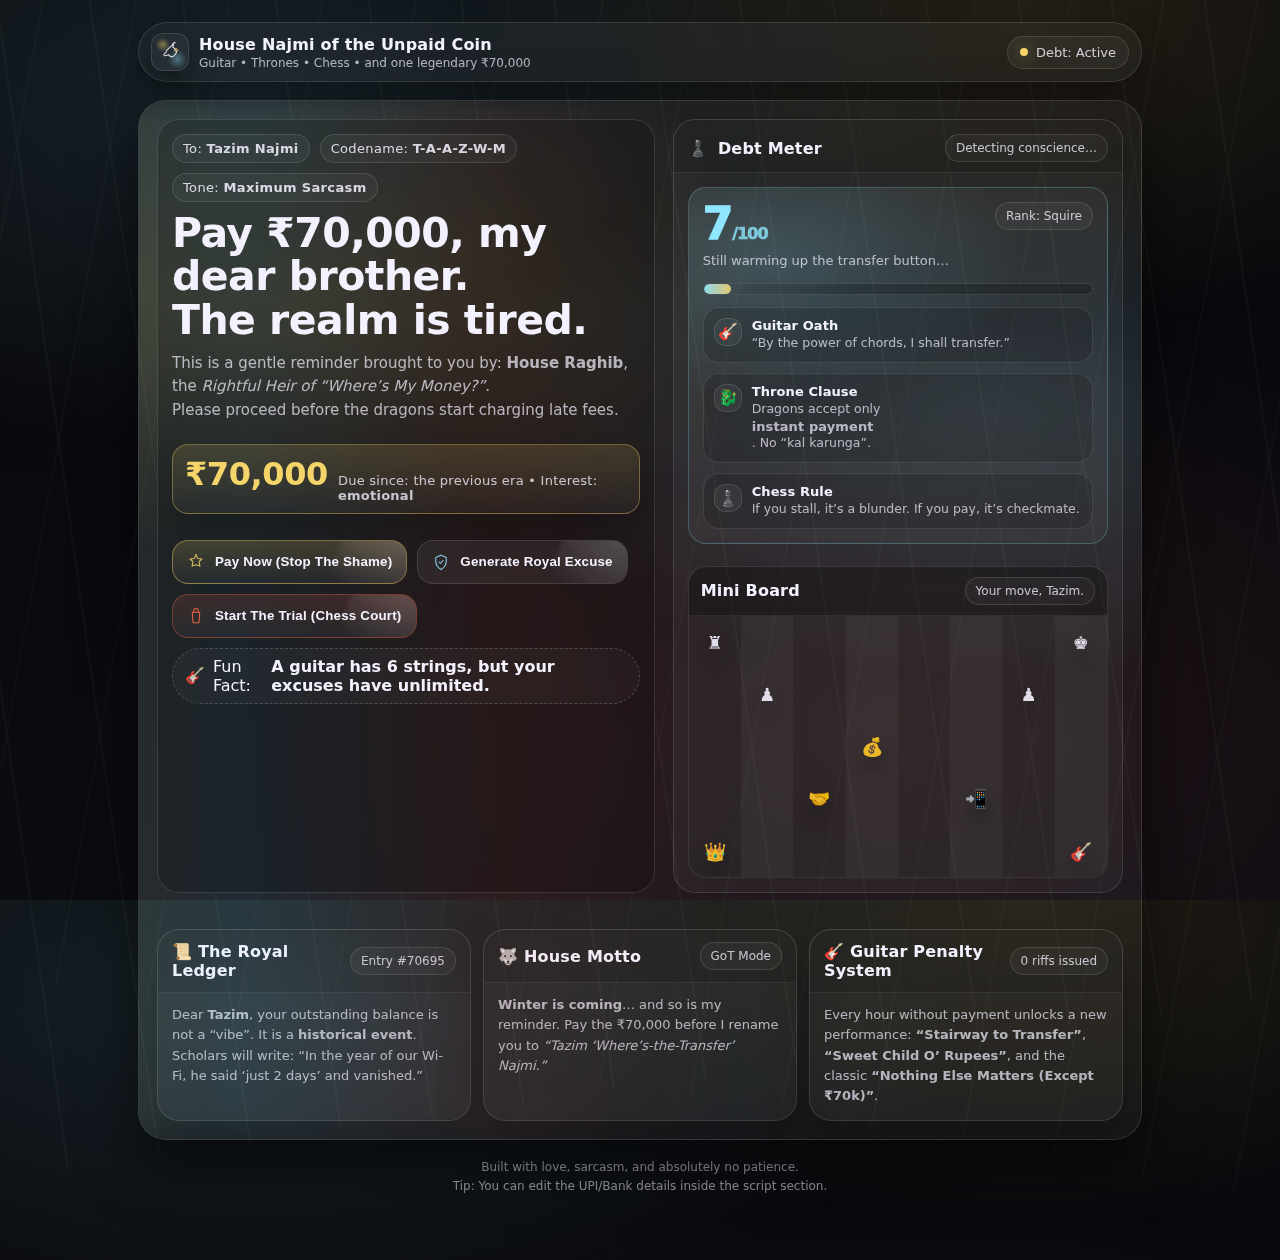
<file: aman.html>
<!doctype html>
<html lang="en">
<head>
  <meta charset="utf-8" />
  <meta name="viewport" content="width=device-width,initial-scale=1,viewport-fit=cover" />
  <title>Tazim Najmi — Pay ₹70,000 (The Realm Awaits)</title>
  <meta name="description" content="A sarcastic, funny landing page for Tazim Najmi to pay ₹70,000." />
  <style>
    :root{
      --bg0:#07070a;
      --bg1:#0b0b12;
      --card: rgba(255,255,255,.06);
      --card2: rgba(255,255,255,.08);
      --stroke: rgba(255,255,255,.12);
      --text:#f4f1ff;
      --muted: rgba(244,241,255,.7);
      --gold:#f5d46a;
      --ice:#8fe7ff;
      --lava:#ff6a4a;
      --good:#4cff9d;
      --shadow: 0 24px 60px rgba(0,0,0,.55);
      --r: 22px;
      --max: 1040px;
    }
    *{box-sizing:border-box}
    html,body{height:100%}
    body{
      margin:0;
      color:var(--text);
      font-family: ui-sans-serif, system-ui, -apple-system, Segoe UI, Roboto, Helvetica, Arial, "Apple Color Emoji","Segoe UI Emoji";
      background:
        radial-gradient(1200px 600px at 20% 10%, rgba(143,231,255,.12), transparent 60%),
        radial-gradient(1000px 600px at 80% 0%, rgba(245,212,106,.12), transparent 55%),
        radial-gradient(1100px 700px at 70% 80%, rgba(255,106,74,.10), transparent 60%),
        linear-gradient(180deg, var(--bg0), var(--bg1));
      overflow-x:hidden;
    }

    /* subtle animated “strings” */
    .strings{
      position:fixed; inset:0;
      pointer-events:none;
      opacity:.35;
      filter: blur(.2px);
      mix-blend-mode: screen;
    }
    .strings:before, .strings:after{
      content:"";
      position:absolute; inset:-20%;
      background:
        repeating-linear-gradient(
          90deg,
          rgba(255,255,255,.00) 0px,
          rgba(255,255,255,.00) 44px,
          rgba(143,231,255,.10) 45px,
          rgba(245,212,106,.10) 46px,
          rgba(255,255,255,.00) 47px,
          rgba(255,255,255,.00) 92px
        );
      transform: rotate(-8deg);
      animation: drift 12s linear infinite;
    }
    .strings:after{
      transform: rotate(10deg);
      opacity:.55;
      animation-duration: 18s;
    }
    @keyframes drift{
      from{ translate: 0 0; }
      to{ translate: 120px 0; }
    }

    a{color:inherit; text-decoration:none}
    .wrap{max-width:var(--max); margin:0 auto; padding: 22px 18px 64px}
    .topbar{
      display:flex; align-items:center; justify-content:space-between;
      gap:12px;
      padding: 10px 12px;
      border:1px solid var(--stroke);
      border-radius: 999px;
      background: rgba(255,255,255,.04);
      backdrop-filter: blur(10px);
      box-shadow: 0 10px 30px rgba(0,0,0,.25);
    }
    .brand{
      display:flex; align-items:center; gap:10px;
      min-width: 0;
    }
    .sigil{
      width:38px; height:38px; border-radius: 12px;
      display:grid; place-items:center;
      border:1px solid var(--stroke);
      background:
        radial-gradient(12px 12px at 30% 30%, rgba(245,212,106,.45), transparent 60%),
        radial-gradient(16px 16px at 70% 70%, rgba(143,231,255,.38), transparent 60%),
        rgba(255,255,255,.04);
      box-shadow: 0 12px 26px rgba(0,0,0,.35);
    }
    .sigil svg{opacity:.95}
    .brand .t1{
      font-weight: 850;
      letter-spacing:.2px;
      white-space:nowrap;
      overflow:hidden;
      text-overflow:ellipsis;
    }
    .brand .t2{
      font-size:12px;
      color:var(--muted);
      margin-top:2px;
      white-space:nowrap;
      overflow:hidden;
      text-overflow:ellipsis;
    }
    .pill{
      display:flex; align-items:center; gap:8px;
      padding: 8px 12px;
      border-radius: 999px;
      border:1px solid var(--stroke);
      background: rgba(255,255,255,.04);
      color: rgba(244,241,255,.82);
      font-size: 13px;
      user-select:none;
      white-space:nowrap;
    }
    .dot{
      width:8px; height:8px; border-radius:99px;
      background: var(--gold);
      box-shadow: 0 0 18px rgba(245,212,106,.6);
    }

    .hero{
      margin-top:18px;
      border:1px solid var(--stroke);
      border-radius: calc(var(--r) + 6px);
      background:
        radial-gradient(900px 420px at 15% 20%, rgba(245,212,106,.16), transparent 60%),
        radial-gradient(900px 420px at 85% 30%, rgba(143,231,255,.14), transparent 62%),
        rgba(255,255,255,.04);
      box-shadow: var(--shadow);
      overflow:hidden;
      position:relative;
    }
    .hero:before{
      content:"";
      position:absolute; inset:-2px;
      background: linear-gradient(90deg,
        rgba(245,212,106,.0),
        rgba(245,212,106,.14),
        rgba(143,231,255,.14),
        rgba(255,106,74,.10),
        rgba(245,212,106,.0)
      );
      filter: blur(18px);
      opacity:.8;
      transform: translateX(-40%);
      animation: shine 3.8s ease-in-out infinite;
      pointer-events:none;
    }
    @keyframes shine{
      0%{ transform: translateX(-60%); opacity:.45;}
      50%{ transform: translateX(20%); opacity:.9;}
      100%{ transform: translateX(70%); opacity:.45;}
    }

    .grid{
      display:grid;
      grid-template-columns: 1.05fr .95fr;
      gap:18px;
      padding: 18px;
    }
    @media (max-width: 920px){
      .grid{grid-template-columns:1fr}
    }

    .hcopy{
      padding: 14px 14px 12px;
      border-radius: var(--r);
      border:1px solid var(--stroke);
      background: rgba(0,0,0,.18);
      backdrop-filter: blur(10px);
    }
    .kicker{
      display:flex; flex-wrap:wrap; gap:10px; align-items:center;
      color: rgba(244,241,255,.86);
      font-size: 13px;
      letter-spacing:.35px;
      margin-bottom: 10px;
    }
    .tag{
      padding: 6px 10px;
      border-radius: 999px;
      border:1px solid var(--stroke);
      background: rgba(255,255,255,.04);
    }
    h1{
      font-size: clamp(28px, 3.2vw, 44px);
      line-height: 1.06;
      margin: 8px 0 10px;
      letter-spacing: -0.5px;
    }
    .sub{
      color: var(--muted);
      font-size: 15px;
      line-height: 1.55;
      margin: 0 0 14px;
    }
    .amount{
      display:inline-flex; align-items:baseline; gap:10px;
      padding: 10px 12px;
      border-radius: 16px;
      border:1px solid rgba(245,212,106,.35);
      background: linear-gradient(180deg, rgba(245,212,106,.14), rgba(255,255,255,.03));
      box-shadow: 0 18px 40px rgba(0,0,0,.25);
      margin: 8px 0 16px;
    }
    .amount .big{
      font-weight: 900;
      font-size: clamp(24px, 2.5vw, 34px);
      color: var(--gold);
      letter-spacing: -0.4px;
    }
    .amount .small{
      font-size: 13px;
      color: rgba(244,241,255,.78);
      letter-spacing:.25px;
    }

    .ctaRow{
      display:flex;
      gap:10px;
      flex-wrap:wrap;
      margin-top: 10px;
    }
    .btn{
      position:relative;
      display:inline-flex; align-items:center; justify-content:center;
      gap:10px;
      padding: 12px 14px;
      border-radius: 16px;
      border: 1px solid var(--stroke);
      background: rgba(255,255,255,.06);
      color: var(--text);
      font-weight: 800;
      letter-spacing:.2px;
      cursor:pointer;
      user-select:none;
      transition: transform .12s ease, background .2s ease, border-color .2s ease;
      overflow:hidden;
      min-width: 210px;
    }
    .btn:hover{ transform: translateY(-1px); background: rgba(255,255,255,.08); border-color: rgba(255,255,255,.18); }
    .btn:active{ transform: translateY(0px) scale(.99); }
    .btn.primary{
      border-color: rgba(245,212,106,.42);
      background: linear-gradient(180deg, rgba(245,212,106,.18), rgba(255,255,255,.04));
    }
    .btn.danger{
      border-color: rgba(255,106,74,.35);
      background: linear-gradient(180deg, rgba(255,106,74,.14), rgba(255,255,255,.04));
    }
    .btn .shine{
      position:absolute; inset:-80px -120px auto auto;
      width: 180px; height: 180px;
      background: radial-gradient(circle at 30% 30%, rgba(255,255,255,.32), transparent 65%);
      transform: rotate(25deg);
      filter: blur(2px);
      opacity:.9;
      animation: btnshine 2.4s ease-in-out infinite;
      pointer-events:none;
    }
    @keyframes btnshine{
      0%{ transform: translateX(-240px) rotate(25deg); opacity:.25; }
      45%{ opacity:.95; }
      100%{ transform: translateX(240px) rotate(25deg); opacity:.25; }
    }
    .btn .ico{
      width:18px; height:18px; opacity:.95;
      filter: drop-shadow(0 10px 20px rgba(0,0,0,.35));
    }

    .panel{
      border-radius: var(--r);
      border:1px solid var(--stroke);
      background: rgba(255,255,255,.045);
      overflow:hidden;
      position:relative;
    }
    .panel .ph{
      padding: 14px 14px 10px;
      display:flex; justify-content:space-between; align-items:center;
      gap:10px;
      border-bottom: 1px solid rgba(255,255,255,.08);
      background: rgba(0,0,0,.14);
    }
    .panel .ph .ttl{
      font-weight: 850;
      letter-spacing:.2px;
      display:flex; align-items:center; gap:10px;
    }
    .badge{
      font-size: 12px;
      padding: 6px 10px;
      border-radius: 999px;
      border:1px solid var(--stroke);
      background: rgba(255,255,255,.04);
      color: rgba(244,241,255,.78);
      white-space:nowrap;
    }
    .panel .pb{
      padding: 14px;
    }

    .scoreWrap{
      display:grid;
      grid-template-columns: 1fr;
      gap: 12px;
    }
    .scoreCard{
      padding: 14px;
      border-radius: 18px;
      border:1px solid rgba(143,231,255,.24);
      background:
        radial-gradient(420px 240px at 20% 20%, rgba(143,231,255,.18), transparent 60%),
        rgba(255,255,255,.04);
    }
    .scoreTop{
      display:flex; align-items:flex-start; justify-content:space-between; gap:12px;
    }
    .scoreNum{
      font-weight: 950;
      font-size: 44px;
      letter-spacing:-1px;
      line-height:1;
      color: var(--ice);
    }
    .scoreTxt{
      color: var(--muted);
      font-size: 13px;
      line-height:1.45;
      margin-top: 6px;
    }
    .bar{
      height: 12px;
      border-radius: 999px;
      border: 1px solid rgba(255,255,255,.12);
      background: rgba(0,0,0,.22);
      overflow:hidden;
      margin-top: 12px;
      position:relative;
    }
    .fill{
      height: 100%;
      width: 0%;
      border-radius: 999px;
      background: linear-gradient(90deg, rgba(143,231,255,.9), rgba(245,212,106,.9));
      box-shadow: 0 0 28px rgba(143,231,255,.35);
      transition: width .6s ease;
    }
    .bar:after{
      content:"";
      position:absolute; inset:0;
      background: linear-gradient(90deg, transparent, rgba(255,255,255,.12), transparent);
      transform: translateX(-60%);
      animation: shimmer 2.6s ease-in-out infinite;
      opacity:.7;
      pointer-events:none;
    }
    @keyframes shimmer{
      0%{ transform: translateX(-60%); }
      100%{ transform: translateX(120%); }
    }

    .list{
      display:grid; gap:10px;
      margin-top: 12px;
    }
    .row{
      display:flex; align-items:flex-start; gap:10px;
      padding: 10px 10px;
      border-radius: 16px;
      border:1px solid rgba(255,255,255,.10);
      background: rgba(0,0,0,.14);
    }
    .mark{
      width: 28px; height: 28px; border-radius: 12px;
      display:grid; place-items:center;
      border: 1px solid rgba(255,255,255,.12);
      background: rgba(255,255,255,.05);
      flex: 0 0 auto;
    }
    .row b{display:block; font-size: 13px; letter-spacing:.1px}
    .row span{display:block; color: var(--muted); font-size: 12.5px; line-height: 1.35; margin-top: 2px}

    .section{
      margin-top: 18px;
      display:grid;
      grid-template-columns: 1fr 1fr 1fr;
      gap: 12px;
    }
    @media (max-width: 920px){ .section{grid-template-columns:1fr} }

    .card{
      border-radius: var(--r);
      border: 1px solid var(--stroke);
      background: rgba(255,255,255,.04);
      box-shadow: 0 18px 44px rgba(0,0,0,.26);
      overflow:hidden;
    }
    .card .ch{
      padding: 12px 14px;
      border-bottom: 1px solid rgba(255,255,255,.08);
      background: rgba(0,0,0,.12);
      display:flex; align-items:center; justify-content:space-between; gap:10px;
    }
    .card .ch .t{font-weight: 900; letter-spacing:.2px}
    .card .cb{padding: 12px 14px 14px}
    .card p{
      margin:0;
      color: var(--muted);
      font-size: 13px;
      line-height: 1.55;
    }

    .chess{
      margin-top: 10px;
      border-radius: 18px;
      border:1px solid rgba(255,255,255,.10);
      overflow:hidden;
      background: rgba(0,0,0,.14);
    }
    .board{
      display:grid;
      grid-template-columns: repeat(8, 1fr);
      aspect-ratio: 8 / 5;
      min-height: 140px;
    }
    .sq{position:relative}
    .sq:nth-child(odd){background: rgba(255,255,255,.035)}
    .sq:nth-child(even){background: rgba(255,255,255,.07)}
    .piece{
      position:absolute; inset:0;
      display:grid; place-items:center;
      font-size: 18px;
      opacity:.9;
      text-shadow: 0 12px 20px rgba(0,0,0,.45);
      user-select:none;
    }
    .foot{
      margin-top: 18px;
      text-align:center;
      color: rgba(244,241,255,.58);
      font-size: 12px;
      line-height: 1.6;
    }
    .tiny{
      display:inline-flex; align-items:center; gap:8px;
      padding: 8px 12px;
      border-radius: 999px;
      border: 1px dashed rgba(255,255,255,.18);
      background: rgba(255,255,255,.03);
      margin-top: 10px;
    }

    /* modal */
    .modal{
      position:fixed; inset:0;
      display:none;
      align-items:center; justify-content:center;
      padding: 18px;
      background: rgba(0,0,0,.62);
      backdrop-filter: blur(10px);
      z-index: 50;
    }
    .modal.open{display:flex}
    .sheet{
      width:min(760px, 100%);
      border-radius: 26px;
      border: 1px solid rgba(255,255,255,.14);
      background:
        radial-gradient(900px 420px at 20% 0%, rgba(245,212,106,.14), transparent 60%),
        radial-gradient(900px 420px at 80% 20%, rgba(143,231,255,.14), transparent 65%),
        rgba(15,15,22,.88);
      box-shadow: 0 40px 90px rgba(0,0,0,.65);
      overflow:hidden;
    }
    .sheetH{
      padding: 14px 16px;
      border-bottom:1px solid rgba(255,255,255,.10);
      display:flex; align-items:center; justify-content:space-between; gap:12px;
    }
    .sheetH b{font-weight: 950; letter-spacing:.2px}
    .x{
      width: 40px; height: 40px;
      border-radius: 14px;
      border:1px solid rgba(255,255,255,.14);
      background: rgba(255,255,255,.06);
      cursor:pointer;
      display:grid; place-items:center;
      transition: transform .12s ease, background .2s ease;
      user-select:none;
    }
    .x:hover{ transform: translateY(-1px); background: rgba(255,255,255,.08); }
    .sheetB{ padding: 14px 16px 16px; }
    .codebox{
      border-radius: 18px;
      border:1px solid rgba(255,255,255,.12);
      background: rgba(0,0,0,.22);
      padding: 12px;
      overflow:auto;
      color: rgba(244,241,255,.92);
      font-family: ui-monospace, SFMono-Regular, Menlo, Monaco, Consolas, "Liberation Mono", "Courier New", monospace;
      font-size: 13px;
      line-height:1.5;
    }
    .sheetB p{margin: 0 0 10px; color: var(--muted); line-height:1.55; font-size: 13px;}
    .sheetBtns{
      display:flex; flex-wrap:wrap; gap:10px;
      margin-top: 12px;
    }
    .mini{
      min-width: 180px;
      padding: 11px 12px;
      border-radius: 16px;
      border:1px solid rgba(255,255,255,.12);
      background: rgba(255,255,255,.06);
      color: var(--text);
      cursor:pointer;
      font-weight: 850;
      letter-spacing:.2px;
    }

    /* toast */
    .toast{
      position: fixed;
      left: 50%;
      bottom: 18px;
      transform: translateX(-50%);
      padding: 12px 14px;
      border-radius: 999px;
      border:1px solid rgba(255,255,255,.14);
      background: rgba(0,0,0,.55);
      backdrop-filter: blur(10px);
      color: rgba(244,241,255,.9);
      box-shadow: 0 18px 50px rgba(0,0,0,.55);
      display:none;
      z-index: 60;
      font-size: 13px;
    }
    .toast.show{display:block; animation: pop .2s ease-out}
    @keyframes pop{from{transform:translateX(-50%) translateY(6px); opacity:.2}to{transform:translateX(-50%) translateY(0); opacity:1}}
  </style>
</head>

<body>
  <div class="strings"></div>

  <div class="wrap">
    <!-- TOP BAR -->
    <div class="topbar">
      <div class="brand">
        <div class="sigil" aria-hidden="true">
          <!-- guitar + crown-ish glyph -->
          <svg width="22" height="22" viewBox="0 0 24 24" fill="none">
            <path d="M14.6 3.5c.6.2 1 .8.9 1.5l-.4 2.1c.9.2 1.7.7 2.4 1.4 1.7 1.7 1.8 4.4.2 6.2l-1.2 1.4c-.6.7-1.4 1.1-2.3 1.1-1 0-2-.4-2.7-1.1l-1.2-1.2c-.4.3-.9.6-1.5.7l-2 .4c-.7.1-1.3-.3-1.5-.9-.2-.6.1-1.3.7-1.6l1.6-.8c-.1-.8.2-1.7.9-2.4l4.9-4.9c.6-.6 1.4-.9 2.2-.9l.4-2c.1-.7.8-1.1 1.6-.9Z" stroke="rgba(244,241,255,.92)" stroke-width="1.2" stroke-linecap="round" stroke-linejoin="round"/>
            <path d="M16.8 10.2l2.2-2.2M18.5 11.9l2.2-2.2" stroke="rgba(245,212,106,.95)" stroke-width="1.2" stroke-linecap="round"/>
          </svg>
        </div>
        <div style="min-width:0">
          <div class="t1">House Najmi of the Unpaid Coin</div>
          <div class="t2">Guitar • Thrones • Chess • and one legendary ₹70,000</div>
        </div>
      </div>

      <div class="pill" title="Status">
        <span class="dot"></span>
        <span>Debt: Active</span>
      </div>
    </div>

    <!-- HERO -->
    <div class="hero" role="region" aria-label="Tazim Pay Page">
      <div class="grid">
        <div class="hcopy">
          <div class="kicker">
            <span class="tag">To: <b>Tazim Najmi</b></span>
            <span class="tag">Codename: <b>T-A-A-Z-W-M</b></span>
            <span class="tag">Tone: <b>Maximum Sarcasm</b></span>
          </div>

          <h1>Pay ₹70,000, my dear brother.<br/>The realm is tired.</h1>
          <p class="sub">
            This is a gentle reminder brought to you by:
            <b> House Raghib</b>, the <i>Rightful Heir of “Where’s My Money?”</i>.
            <br/>Please proceed before the dragons start charging late fees.
          </p>

          <div class="amount" aria-label="Amount due">
            <div class="big">₹70,000</div>
            <div class="small">Due since: <span id="dueSince">the beginning of time</span> • Interest: <b>emotional</b></div>
          </div>

          <div class="ctaRow">
            <button class="btn primary" id="btnPay" type="button">
              <span class="shine" aria-hidden="true"></span>
              <svg class="ico" viewBox="0 0 24 24" fill="none" aria-hidden="true">
                <path d="M12 2l2.2 5.2L20 8l-4 3.6 1.2 5.9L12 15.8 6.8 17.5 8 11.6 4 8l5.8-.8L12 2Z" stroke="rgba(245,212,106,.95)" stroke-width="1.4" stroke-linejoin="round"/>
              </svg>
              <span>Pay Now (Stop The Shame)</span>
            </button>

            <button class="btn" id="btnExcuse" type="button">
              <span class="shine" aria-hidden="true"></span>
              <svg class="ico" viewBox="0 0 24 24" fill="none" aria-hidden="true">
                <path d="M12 22s7-4.4 7-11V6l-7-3-7 3v5c0 6.6 7 11 7 11Z" stroke="rgba(143,231,255,.95)" stroke-width="1.4" stroke-linejoin="round"/>
                <path d="M9.5 12.2l1.8 1.8 3.4-4" stroke="rgba(143,231,255,.95)" stroke-width="1.4" stroke-linecap="round" stroke-linejoin="round"/>
              </svg>
              <span>Generate Royal Excuse</span>
            </button>

            <button class="btn danger" id="btnTrial" type="button">
              <span class="shine" aria-hidden="true"></span>
              <svg class="ico" viewBox="0 0 24 24" fill="none" aria-hidden="true">
                <path d="M7 7h10l-1 14H8L7 7Z" stroke="rgba(255,106,74,.95)" stroke-width="1.4" stroke-linejoin="round"/>
                <path d="M9 7V5a3 3 0 0 1 6 0v2" stroke="rgba(255,106,74,.95)" stroke-width="1.4" stroke-linecap="round"/>
              </svg>
              <span>Start The Trial (Chess Court)</span>
            </button>
          </div>

          <div class="tiny" style="justify-content:center">
            <span style="opacity:.85">🎸</span>
            <span>Fun Fact:</span>
            <b id="funFact">A guitar has 6 strings, but your excuses have unlimited.</b>
          </div>
        </div>

        <div class="panel">
          <div class="ph">
            <div class="ttl">
              <span style="opacity:.9">♟️</span>
              <span>Debt Meter</span>
            </div>
            <div class="badge" id="meterBadge">Calculating honor…</div>
          </div>
          <div class="pb">
            <div class="scoreWrap">
              <div class="scoreCard">
                <div class="scoreTop">
                  <div>
                    <div class="scoreNum"><span id="score">0</span><span style="font-size:16px; opacity:.8">/100</span></div>
                    <div class="scoreTxt" id="scoreTxt">Measuring “Will Pay Today” energy…</div>
                  </div>
                  <div class="badge" id="rank">Rank: Squire</div>
                </div>
                <div class="bar" aria-label="Progress">
                  <div class="fill" id="fill"></div>
                </div>

                <div class="list" style="margin-top:12px">
                  <div class="row">
                    <div class="mark">🎸</div>
                    <div>
                      <b>Guitar Oath</b>
                      <span>“By the power of chords, I shall transfer.”</span>
                    </div>
                  </div>
                  <div class="row">
                    <div class="mark">🐉</div>
                    <div>
                      <b>Throne Clause</b>
                      <span>Dragons accept only <b>instant payment</b>. No “kal karunga”.</span>
                    </div>
                  </div>
                  <div class="row">
                    <div class="mark">♟️</div>
                    <div>
                      <b>Chess Rule</b>
                      <span>If you stall, it’s a blunder. If you pay, it’s checkmate.</span>
                    </div>
                  </div>
                </div>
              </div>

              <div class="chess">
                <div style="padding:10px 12px; border-bottom:1px solid rgba(255,255,255,.08); display:flex; justify-content:space-between; align-items:center; gap:10px; background: rgba(0,0,0,.14);">
                  <b style="letter-spacing:.2px">Mini Board</b>
                  <span class="badge" id="boardMsg">Your move, Tazim.</span>
                </div>
                <div class="board" aria-label="Chess board">
                  <!-- 40 squares (8x5) for compact board -->
                  <div class="sq"><div class="piece">♜</div></div><div class="sq"></div><div class="sq"></div><div class="sq"></div><div class="sq"></div><div class="sq"></div><div class="sq"></div><div class="sq"><div class="piece">♚</div></div>
                  <div class="sq"></div><div class="sq"><div class="piece">♟</div></div><div class="sq"></div><div class="sq"></div><div class="sq"></div><div class="sq"></div><div class="sq"><div class="piece">♟</div></div><div class="sq"></div>
                  <div class="sq"></div><div class="sq"></div><div class="sq"></div><div class="sq"><div class="piece">💰</div></div><div class="sq"></div><div class="sq"></div><div class="sq"></div><div class="sq"></div>
                  <div class="sq"></div><div class="sq"></div><div class="sq"><div class="piece">🤝</div></div><div class="sq"></div><div class="sq"></div><div class="sq"><div class="piece">📲</div></div><div class="sq"></div><div class="sq"></div>
                  <div class="sq"><div class="piece">👑</div></div><div class="sq"></div><div class="sq"></div><div class="sq"></div><div class="sq"></div><div class="sq"></div><div class="sq"></div><div class="sq"><div class="piece">🎸</div></div>
                </div>
              </div>

            </div>
          </div>
        </div>
      </div>

      <!-- extra section cards -->
      <div class="section" style="padding: 0 18px 18px;">
        <div class="card">
          <div class="ch">
            <div class="t">📜 The Royal Ledger</div>
            <span class="badge" id="ledger">Entry #70000</span>
          </div>
          <div class="cb">
            <p>
              Dear <b>Tazim</b>, your outstanding balance is not a “vibe”. It is a
              <b>historical event</b>. Scholars will write:
              “In the year of our Wi-Fi, he said ‘just 2 days’ and vanished.”
            </p>
          </div>
        </div>

        <div class="card">
          <div class="ch">
            <div class="t">🐺 House Motto</div>
            <span class="badge">GoT Mode</span>
          </div>
          <div class="cb">
            <p>
              <b>Winter is coming</b>… and so is my reminder.
              Pay the ₹70,000 before I rename you to
              <i>“Tazim ‘Where’s-the-Transfer’ Najmi.”</i>
            </p>
          </div>
        </div>

        <div class="card">
          <div class="ch">
            <div class="t">🎸 Guitar Penalty System</div>
            <span class="badge" id="penalty">0 riffs issued</span>
          </div>
          <div class="cb">
            <p>
              Every hour without payment unlocks a new performance:
              <b>“Stairway to Transfer”</b>, <b>“Sweet Child O’ Rupees”</b>,
              and the classic <b>“Nothing Else Matters (Except ₹70k)”</b>.
            </p>
          </div>
        </div>
      </div>
    </div>

    <div class="foot">
      Built with love, sarcasm, and absolutely no patience.
      <br/>
      <span style="opacity:.85">Tip:</span> You can edit the UPI/Bank details inside the script section.
    </div>
  </div>

  <!-- MODAL -->
  <div class="modal" id="modal" aria-hidden="true">
    <div class="sheet" role="dialog" aria-modal="true" aria-label="Payment Instructions">
      <div class="sheetH">
        <b id="modalTitle">Payment Portal</b>
        <div class="x" id="closeModal" aria-label="Close">✕</div>
      </div>
      <div class="sheetB">
        <p id="modalDesc">
          Choose your method. Preferably the one that ends in “paid”.
        </p>

        <div class="codebox" id="codebox">
UPI: yourupi@bank
Name: Raghib Najmi
Amount: ₹70,000
Note: "T-A-A-Z-W-M settlement"
        </div>

        <div class="sheetBtns">
          <button class="mini" id="copyBtn" type="button">Copy Details</button>
          <button class="mini" id="whatsBtn" type="button">Share on WhatsApp</button>
          <button class="mini" id="closeBtn2" type="button">I Will Pay (I Swear)</button>
        </div>
      </div>
    </div>
  </div>

  <div class="toast" id="toast">Copied.</div>

  <script>
    // ==========================
    // EDIT THESE DETAILS
    // ==========================
    const PAYMENT = {
      name: "Raghib Najmi",
      amount: "₹70,000",
      upi: "yourupi@bank", // <-- change this
      note: "T-A-A-Z-E-E-M settlement"
    };

    // UI refs
    const scoreEl = document.getElementById("score");
    const fillEl = document.getElementById("fill");
    const scoreTxt = document.getElementById("scoreTxt");
    const meterBadge = document.getElementById("meterBadge");
    const rankEl = document.getElementById("rank");
    const funFact = document.getElementById("funFact");
    const penaltyEl = document.getElementById("penalty");
    const boardMsg = document.getElementById("boardMsg");
    const ledger = document.getElementById("ledger");
    const dueSince = document.getElementById("dueSince");

    const modal = document.getElementById("modal");
    const closeModal = document.getElementById("closeModal");
    const closeBtn2 = document.getElementById("closeBtn2");
    const codebox = document.getElementById("codebox");
    const copyBtn = document.getElementById("copyBtn");
    const whatsBtn = document.getElementById("whatsBtn");
    const toast = document.getElementById("toast");

    const btnPay = document.getElementById("btnPay");
    const btnExcuse = document.getElementById("btnExcuse");
    const btnTrial = document.getElementById("btnTrial");

    // fun content
    const EXCUSES = [
      "I was about to pay, but my UPI needed emotional support.",
      "The dragons ate my bank app.",
      "I moved the money like a chess knight. It got lost in L-shape.",
      "My guitar strings snapped—so did my commitment.",
      "I paid… in my imagination. Same thing, right?",
      "I was waiting for the ‘best time’ (spoiler: it’s now).",
      "I almost transferred… then remembered I like chaos."
    ];

    const FUN_FACTS = [
      "A guitar has 6 strings, but your excuses have unlimited.",
      "In chess, delaying is called a blunder. In family, it’s called ‘Tazim’.",
      "GoT fact: Debts are paid. Otherwise… the North remembers.",
      "Checkmate is temporary. ₹70k pending is eternal.",
      "A riff lasts 4 seconds. Your payment delay is a whole season."
    ];

    const RANKS = [
      {min: 0,  label: "Rank: Squire", msg: "Still warming up the transfer button…"},
      {min: 26, label: "Rank: Knight",  msg: "Okay… some honor detected. Continue."},
      {min: 51, label: "Rank: Lord",    msg: "Impressive. Almost responsible."},
      {min: 76, label: "Rank: King",    msg: "Legendary. Now finish it. Pay."}
    ];

    // date-ish joke
    (function setDueSince(){
      const options = [
        "the previous era",
        "the first episode of Season 1",
        "the day chess was invented",
        "when guitars were young",
        "yesterday (emotionally)"
      ];
      dueSince.textContent = options[Math.floor(Math.random() * options.length)];
      ledger.textContent = "Entry #" + (70000 + Math.floor(Math.random()*999));
    })();

    // animated score to 81 (slow)
    const TARGET = 81;
    let score = 0;
    let penalties = 0;

    function setRank(n){
      let r = RANKS[0];
      for(const item of RANKS){
        if(n >= item.min) r = item;
      }
      rankEl.textContent = r.label;
      scoreTxt.textContent = r.msg;
    }

    function updateUI(n){
      scoreEl.textContent = n;
      fillEl.style.width = n + "%";
      setRank(n);

      // badge text
      if(n < 20) meterBadge.textContent = "Detecting conscience…";
      else if(n < 50) meterBadge.textContent = "Tracking excuses in real-time…";
      else if(n < 80) meterBadge.textContent = "Honor levels rising… suspicious.";
      else meterBadge.textContent = "81% ready to pay. 19% drama pending.";
    }

    function startScore(){
      const interval = setInterval(() => {
        // slow-ish increments
        const step = (score < 40) ? 1 : (score < 70 ? 1 : 1);
        score = Math.min(TARGET, score + step);

        updateUI(score);

        // chess message changes
        if(score === 22) boardMsg.textContent = "Pawn to Pay4.";
        if(score === 44) boardMsg.textContent = "Knight to UPI7.";
        if(score === 66) boardMsg.textContent = "Queen takes ‘Excuses’.";
        if(score === 81) boardMsg.textContent = "CHECKMATE: Pay ₹70,000.";

        if(score >= TARGET){
          clearInterval(interval);
          funFact.textContent = "Congratulations. You have reached 81% ‘almost paid’. Now do the last 19% in UPI.";
        }
      }, 120); // speed
    }
    startScore();

    // modal helpers
    function openModal(title, desc){
      document.getElementById("modalTitle").textContent = title;
      document.getElementById("modalDesc").textContent = desc;

      codebox.textContent =
`UPI: ${PAYMENT.upi}
Name: ${PAYMENT.name}
Amount: ${PAYMENT.amount}
Note: "${PAYMENT.note}"`;

      modal.classList.add("open");
      modal.setAttribute("aria-hidden", "false");
    }
    function closeIt(){
      modal.classList.remove("open");
      modal.setAttribute("aria-hidden", "true");
    }

    // toast
    let toastTimer = null;
    function showToast(msg){
      toast.textContent = msg;
      toast.classList.add("show");
      clearTimeout(toastTimer);
      toastTimer = setTimeout(() => toast.classList.remove("show"), 1400);
    }

    // actions
    btnPay.addEventListener("click", () => {
      openModal("Payment Portal", "Pick a method. Preferably the one that ends this saga.");
    });

    btnExcuse.addEventListener("click", () => {
      const excuse = EXCUSES[Math.floor(Math.random()*EXCUSES.length)];
      const fact = FUN_FACTS[Math.floor(Math.random()*FUN_FACTS.length)];
      funFact.textContent = "Royal Excuse: “" + excuse + "”";
      showToast("Excuse generated. Shame updated.");

      // tiny penalty counter
      penalties++;
      penaltyEl.textContent = penalties + (penalties === 1 ? " riff issued" : " riffs issued");
      if(penalties === 1) boardMsg.textContent = "Warning: Excuse Gambit played.";
      if(penalties >= 3) boardMsg.textContent = "Repeated excuses detected. Deploy the dragons.";
      if(penalties >= 5) funFact.textContent = fact;
    });

    btnTrial.addEventListener("click", () => {
      const roast =
        "Charges: 1) Excessive delay. 2) Weaponized ‘kal’. 3) Crimes against brotherhood.\n\nSentence: Pay ₹70,000 immediately, plus one sincere apology and a chocolate.";
      openModal("Chess Court — The Trial", "Verdict is already decided. Scroll for the royal order.");
      codebox.textContent = roast;
    });

    closeModal.addEventListener("click", closeIt);
    closeBtn2.addEventListener("click", () => {
      showToast("Oath accepted. Now pay.");
      closeIt();
    });
    modal.addEventListener("click", (e) => {
      if(e.target === modal) closeIt();
    });

    copyBtn.addEventListener("click", async () => {
      try{
        await navigator.clipboard.writeText(codebox.textContent.trim());
        showToast("Copied. Go pay now.");
      }catch(err){
        // fallback
        const ta = document.createElement("textarea");
        ta.value = codebox.textContent.trim();
        document.body.appendChild(ta);
        ta.select();
        document.execCommand("copy");
        document.body.removeChild(ta);
        showToast("Copied (fallback).");
      }
    });

    whatsBtn.addEventListener("click", () => {
      const text = encodeURIComponent(
        `Tazim Najmi (T-A-A-Z-W-M),\n\nKindly pay ${PAYMENT.amount}.\nUPI: ${PAYMENT.upi}\nName: ${PAYMENT.name}\nNote: ${PAYMENT.note}\n\nThis message is sponsored by House Najmi & the North Remembering™.`
      );
      // opens WhatsApp Web / app (if available)
      window.open(`https://wa.me/?text=${text}`, "_blank");
    });

    // keyboard escape
    window.addEventListener("keydown", (e) => {
      if(e.key === "Escape") closeIt();
    });
  </script>
</body>
</html>
</file>
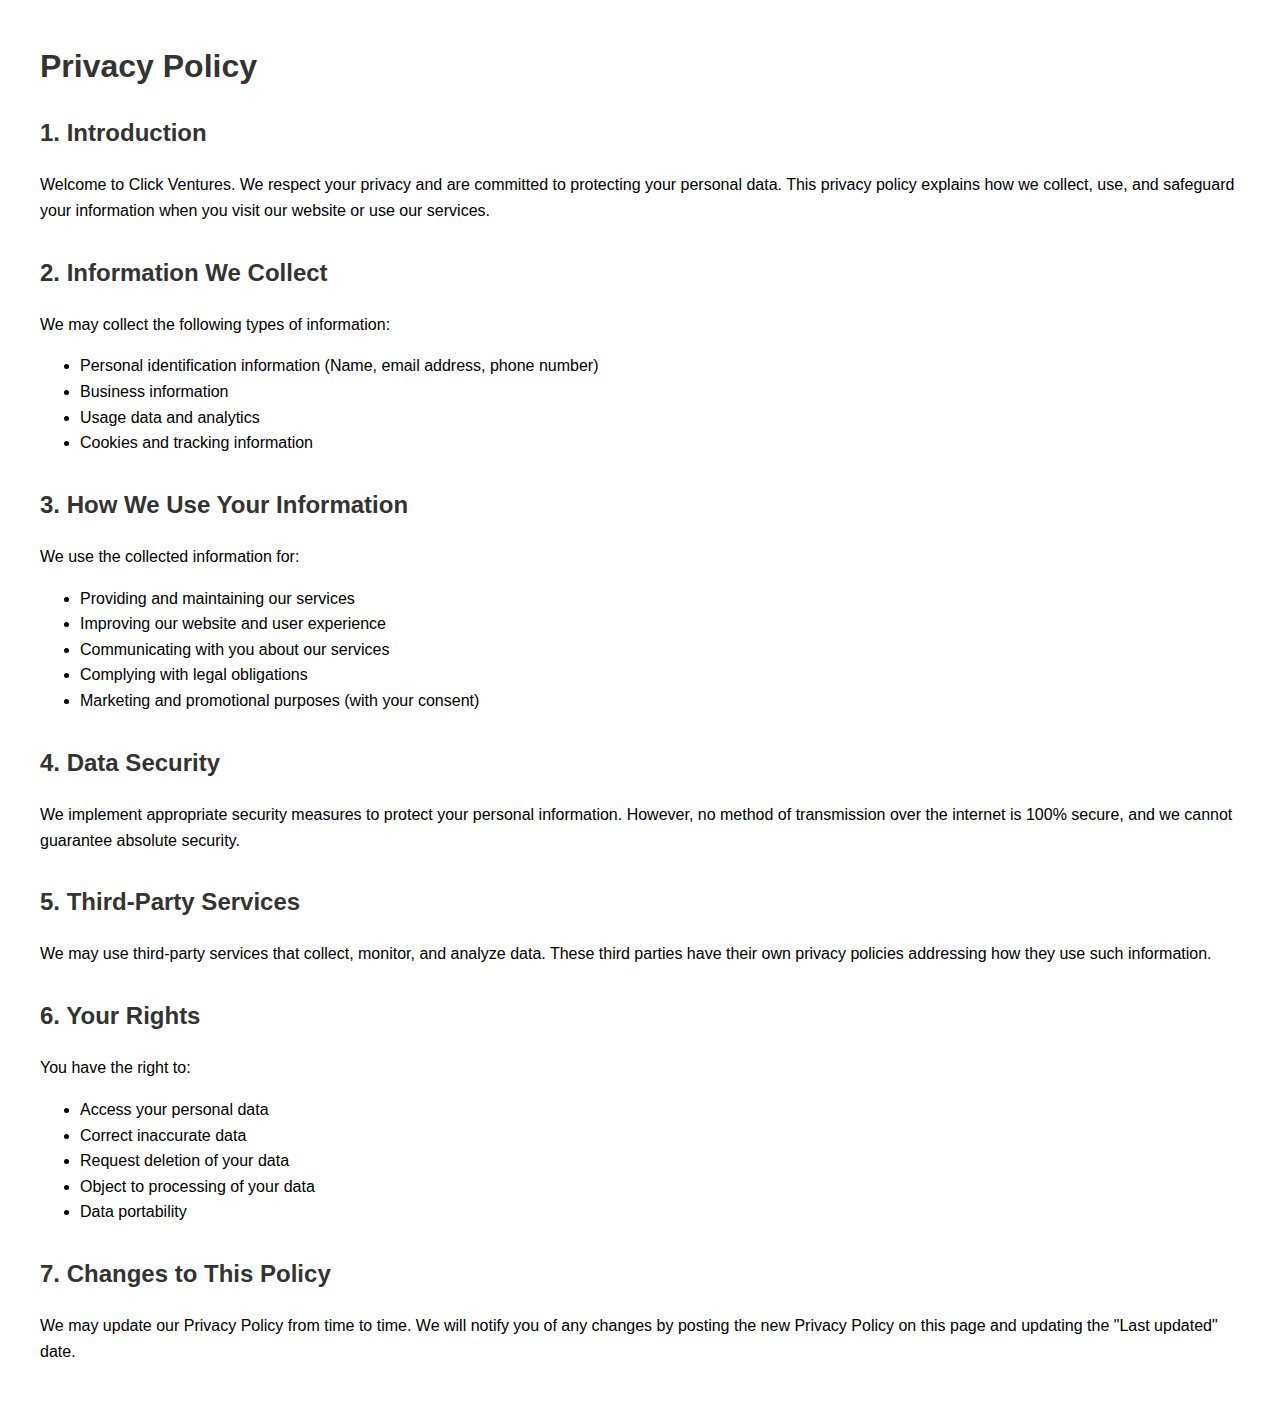
<file: privacy-policy.html>
<!DOCTYPE html>
<html lang="en">
<head>
    <meta charset="UTF-8">
    <meta name="viewport" content="width=device-width, initial-scale=1.0">
    <title>Privacy Policy - Click Ventures</title>
    <style>
        body {
            font-family: Arial, sans-serif;
            line-height: 1.6;
            max-width: 1200px;
            margin: 0 auto;
            padding: 20px;
        }
        h1, h2 {
            color: #333;
        }
        .section {
            margin-bottom: 30px;
        }
    </style>
</head>
<body>
    <h1>Privacy Policy</h1>


    <div class="section">
        <h2>1. Introduction</h2>
        <p>Welcome to Click Ventures. We respect your privacy and are committed to protecting your personal data. This privacy policy explains how we collect, use, and safeguard your information when you visit our website or use our services.</p>
    </div>

    <div class="section">
        <h2>2. Information We Collect</h2>
        <p>We may collect the following types of information:</p>
        <ul>
            <li>Personal identification information (Name, email address, phone number)</li>
            <li>Business information</li>
            <li>Usage data and analytics</li>
            <li>Cookies and tracking information</li>
        </ul>
    </div>

    <div class="section">
        <h2>3. How We Use Your Information</h2>
        <p>We use the collected information for:</p>
        <ul>
            <li>Providing and maintaining our services</li>
            <li>Improving our website and user experience</li>
            <li>Communicating with you about our services</li>
            <li>Complying with legal obligations</li>
            <li>Marketing and promotional purposes (with your consent)</li>
        </ul>
    </div>

    <div class="section">
        <h2>4. Data Security</h2>
        <p>We implement appropriate security measures to protect your personal information. However, no method of transmission over the internet is 100% secure, and we cannot guarantee absolute security.</p>
    </div>

    <div class="section">
        <h2>5. Third-Party Services</h2>
        <p>We may use third-party services that collect, monitor, and analyze data. These third parties have their own privacy policies addressing how they use such information.</p>
    </div>

    <div class="section">
        <h2>6. Your Rights</h2>
        <p>You have the right to:</p>
        <ul>
            <li>Access your personal data</li>
            <li>Correct inaccurate data</li>
            <li>Request deletion of your data</li>
            <li>Object to processing of your data</li>
            <li>Data portability</li>
        </ul>
    </div>

    <div class="section">
        <h2>7. Changes to This Policy</h2>
        <p>We may update our Privacy Policy from time to time. We will notify you of any changes by posting the new Privacy Policy on this page and updating the "Last updated" date.</p>
    </div>

   
</body>
</html>
</file>
